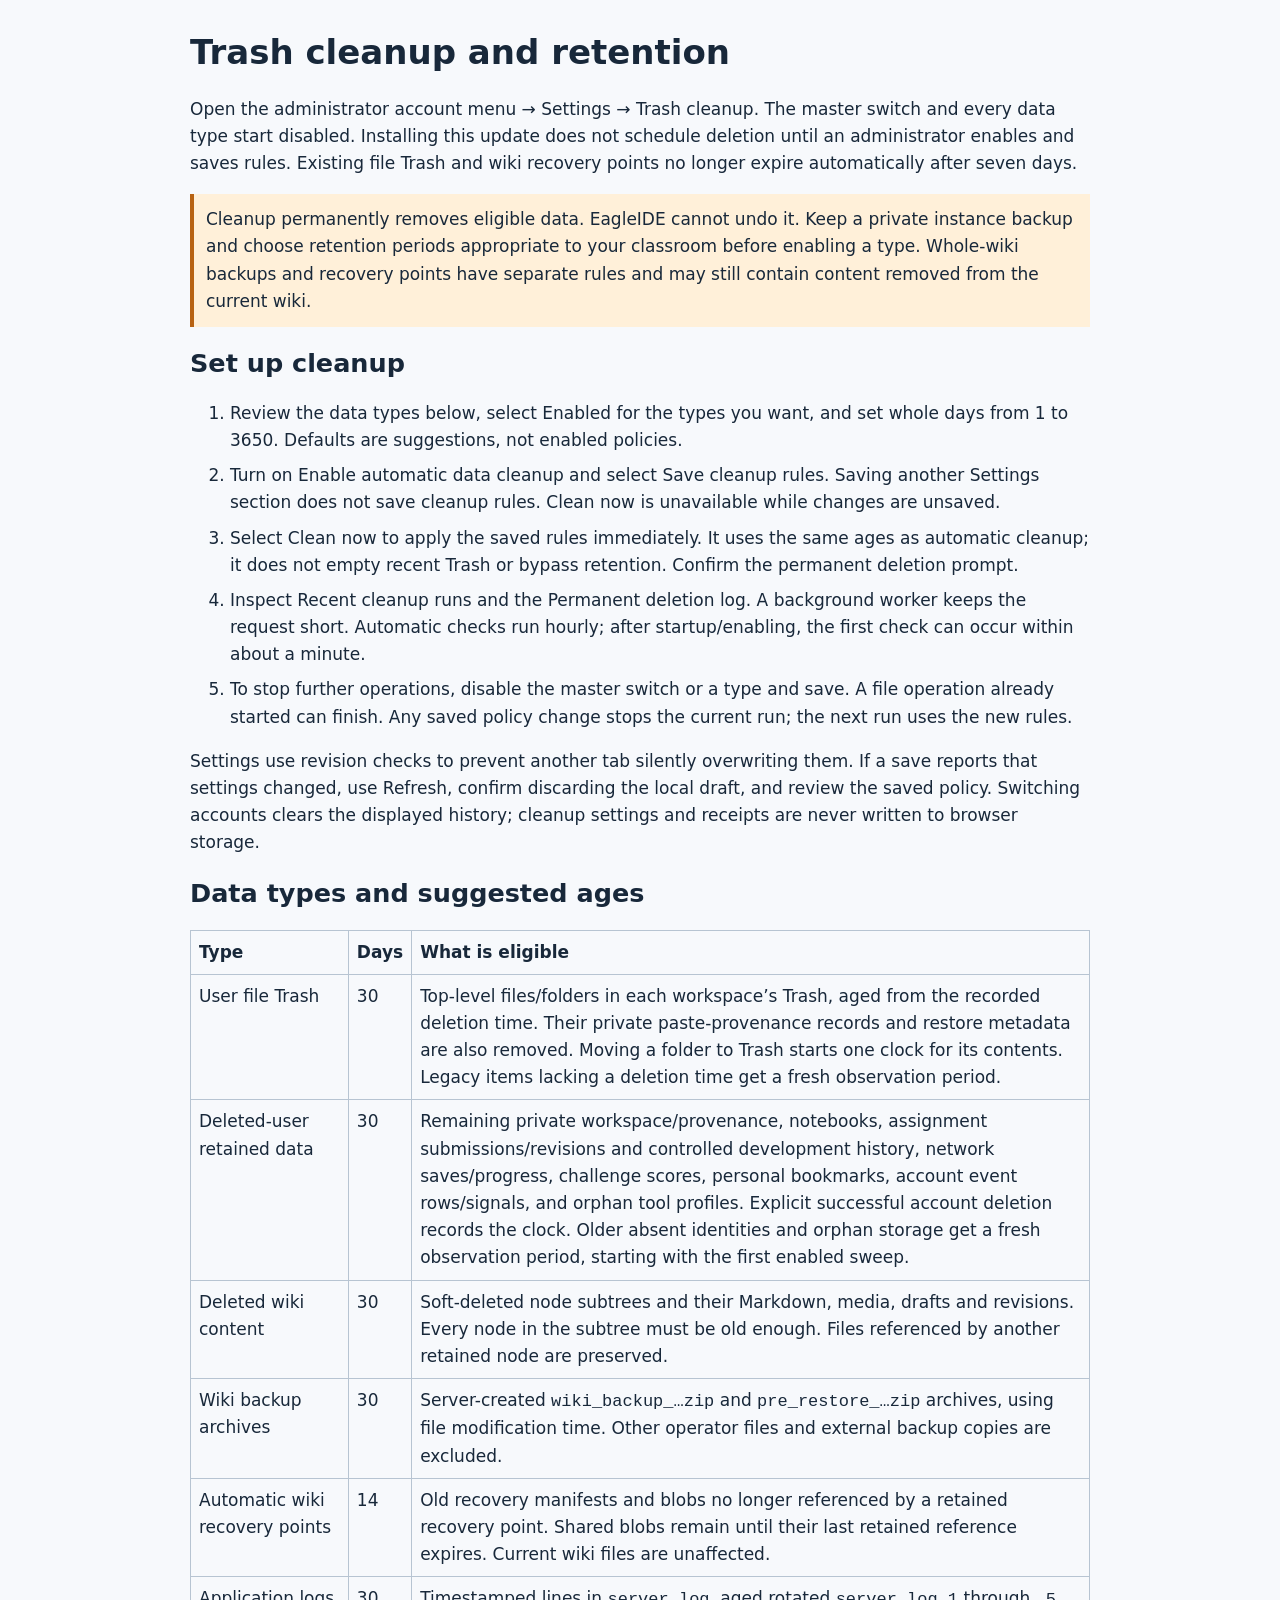
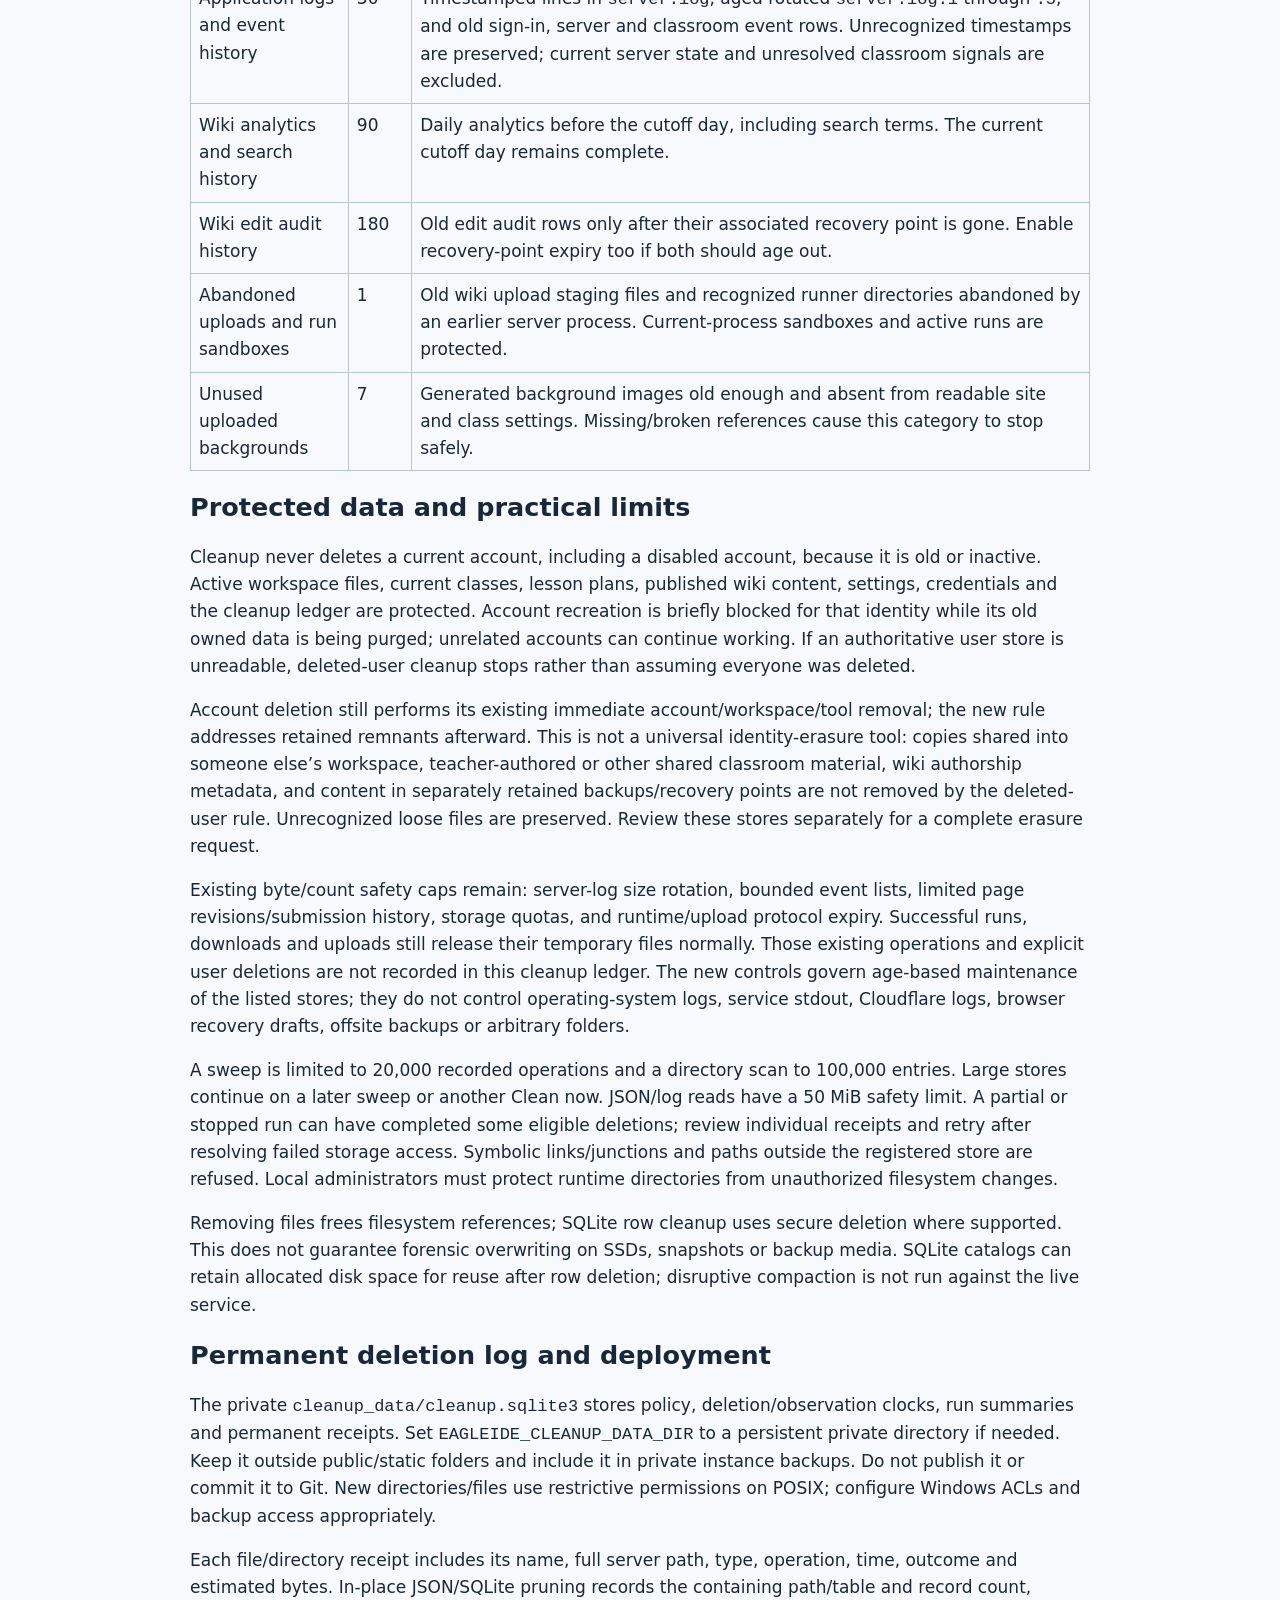
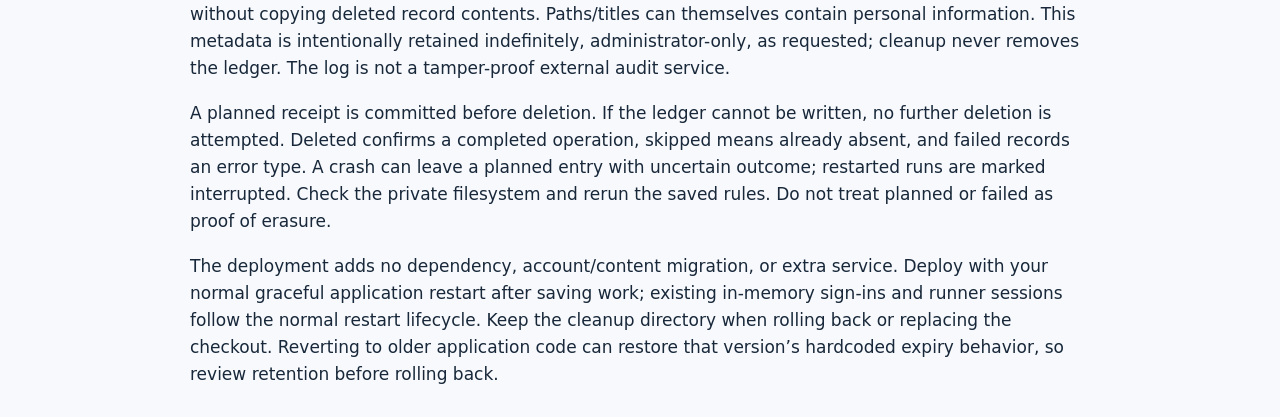
<file: static/docs/data-cleanup.html>
<!doctype html>
<html lang="en"><meta charset="utf-8"><meta name="viewport" content="width=device-width,initial-scale=1">
<title>Trash cleanup and retention — EagleIDE</title>
<style>body{font:17px/1.6 system-ui,sans-serif;max-width:900px;margin:32px auto;padding:0 20px;color:#18283a;background:#f7f9fc}h1,h2{line-height:1.2}code{overflow-wrap:anywhere}a{color:#145ca8}li{margin:8px 0}.table-scroll{overflow:auto}table{border-collapse:collapse;width:100%;min-width:540px}td,th{border:1px solid #b7c4d2;padding:8px;text-align:left;vertical-align:top}aside{border-left:4px solid #b76212;padding:12px;background:#fff0d9}</style>
<h1>Trash cleanup and retention</h1>
<p>Open the administrator account menu → Settings → Trash cleanup. The master switch and every data type start disabled. Installing this update does not schedule deletion until an administrator enables and saves rules. Existing file Trash and wiki recovery points no longer expire automatically after seven days.</p>
<aside>Cleanup permanently removes eligible data. EagleIDE cannot undo it. Keep a private instance backup and choose retention periods appropriate to your classroom before enabling a type. Whole-wiki backups and recovery points have separate rules and may still contain content removed from the current wiki.</aside>
<h2>Set up cleanup</h2>
<ol><li>Review the data types below, select Enabled for the types you want, and set whole days from 1 to 3650. Defaults are suggestions, not enabled policies.</li><li>Turn on Enable automatic data cleanup and select Save cleanup rules. Saving another Settings section does not save cleanup rules. Clean now is unavailable while changes are unsaved.</li><li>Select Clean now to apply the saved rules immediately. It uses the same ages as automatic cleanup; it does not empty recent Trash or bypass retention. Confirm the permanent deletion prompt.</li><li>Inspect Recent cleanup runs and the Permanent deletion log. A background worker keeps the request short. Automatic checks run hourly; after startup/enabling, the first check can occur within about a minute.</li><li>To stop further operations, disable the master switch or a type and save. A file operation already started can finish. Any saved policy change stops the current run; the next run uses the new rules.</li></ol>
<p>Settings use revision checks to prevent another tab silently overwriting them. If a save reports that settings changed, use Refresh, confirm discarding the local draft, and review the saved policy. Switching accounts clears the displayed history; cleanup settings and receipts are never written to browser storage.</p>
<h2>Data types and suggested ages</h2>
<div class="table-scroll"><table><thead><tr><th>Type</th><th>Days</th><th>What is eligible</th></tr></thead><tbody>
<tr><td>User file Trash</td><td>30</td><td>Top-level files/folders in each workspace’s Trash, aged from the recorded deletion time. Their private paste-provenance records and restore metadata are also removed. Moving a folder to Trash starts one clock for its contents. Legacy items lacking a deletion time get a fresh observation period.</td></tr>
<tr><td>Deleted-user retained data</td><td>30</td><td>Remaining private workspace/provenance, notebooks, assignment submissions/revisions and controlled development history, network saves/progress, challenge scores, personal bookmarks, account event rows/signals, and orphan tool profiles. Explicit successful account deletion records the clock. Older absent identities and orphan storage get a fresh observation period, starting with the first enabled sweep.</td></tr>
<tr><td>Deleted wiki content</td><td>30</td><td>Soft-deleted node subtrees and their Markdown, media, drafts and revisions. Every node in the subtree must be old enough. Files referenced by another retained node are preserved.</td></tr>
<tr><td>Wiki backup archives</td><td>30</td><td>Server-created <code>wiki_backup_…zip</code> and <code>pre_restore_…zip</code> archives, using file modification time. Other operator files and external backup copies are excluded.</td></tr>
<tr><td>Automatic wiki recovery points</td><td>14</td><td>Old recovery manifests and blobs no longer referenced by a retained recovery point. Shared blobs remain until their last retained reference expires. Current wiki files are unaffected.</td></tr>
<tr><td>Application logs and event history</td><td>30</td><td>Timestamped lines in <code>server.log</code>, aged rotated <code>server.log.1</code> through <code>.5</code>, and old sign-in, server and classroom event rows. Unrecognized timestamps are preserved; current server state and unresolved classroom signals are excluded.</td></tr>
<tr><td>Wiki analytics and search history</td><td>90</td><td>Daily analytics before the cutoff day, including search terms. The current cutoff day remains complete.</td></tr>
<tr><td>Wiki edit audit history</td><td>180</td><td>Old edit audit rows only after their associated recovery point is gone. Enable recovery-point expiry too if both should age out.</td></tr>
<tr><td>Abandoned uploads and run sandboxes</td><td>1</td><td>Old wiki upload staging files and recognized runner directories abandoned by an earlier server process. Current-process sandboxes and active runs are protected.</td></tr>
<tr><td>Unused uploaded backgrounds</td><td>7</td><td>Generated background images old enough and absent from readable site and class settings. Missing/broken references cause this category to stop safely.</td></tr>
</tbody></table></div>
<h2>Protected data and practical limits</h2>
<p>Cleanup never deletes a current account, including a disabled account, because it is old or inactive. Active workspace files, current classes, lesson plans, published wiki content, settings, credentials and the cleanup ledger are protected. Account recreation is briefly blocked for that identity while its old owned data is being purged; unrelated accounts can continue working. If an authoritative user store is unreadable, deleted-user cleanup stops rather than assuming everyone was deleted.</p>
<p>Account deletion still performs its existing immediate account/workspace/tool removal; the new rule addresses retained remnants afterward. This is not a universal identity-erasure tool: copies shared into someone else’s workspace, teacher-authored or other shared classroom material, wiki authorship metadata, and content in separately retained backups/recovery points are not removed by the deleted-user rule. Unrecognized loose files are preserved. Review these stores separately for a complete erasure request.</p>
<p>Existing byte/count safety caps remain: server-log size rotation, bounded event lists, limited page revisions/submission history, storage quotas, and runtime/upload protocol expiry. Successful runs, downloads and uploads still release their temporary files normally. Those existing operations and explicit user deletions are not recorded in this cleanup ledger. The new controls govern age-based maintenance of the listed stores; they do not control operating-system logs, service stdout, Cloudflare logs, browser recovery drafts, offsite backups or arbitrary folders.</p>
<p>A sweep is limited to 20,000 recorded operations and a directory scan to 100,000 entries. Large stores continue on a later sweep or another Clean now. JSON/log reads have a 50 MiB safety limit. A partial or stopped run can have completed some eligible deletions; review individual receipts and retry after resolving failed storage access. Symbolic links/junctions and paths outside the registered store are refused. Local administrators must protect runtime directories from unauthorized filesystem changes.</p>
<p>Removing files frees filesystem references; SQLite row cleanup uses secure deletion where supported. This does not guarantee forensic overwriting on SSDs, snapshots or backup media. SQLite catalogs can retain allocated disk space for reuse after row deletion; disruptive compaction is not run against the live service.</p>
<h2>Permanent deletion log and deployment</h2>
<p>The private <code>cleanup_data/cleanup.sqlite3</code> stores policy, deletion/observation clocks, run summaries and permanent receipts. Set <code>EAGLEIDE_CLEANUP_DATA_DIR</code> to a persistent private directory if needed. Keep it outside public/static folders and include it in private instance backups. Do not publish it or commit it to Git. New directories/files use restrictive permissions on POSIX; configure Windows ACLs and backup access appropriately.</p>
<p>Each file/directory receipt includes its name, full server path, type, operation, time, outcome and estimated bytes. In-place JSON/SQLite pruning records the containing path/table and record count, without copying deleted record contents. Paths/titles can themselves contain personal information. This metadata is intentionally retained indefinitely, administrator-only, as requested; cleanup never removes the ledger. The log is not a tamper-proof external audit service.</p>
<p>A planned receipt is committed before deletion. If the ledger cannot be written, no further deletion is attempted. Deleted confirms a completed operation, skipped means already absent, and failed records an error type. A crash can leave a planned entry with uncertain outcome; restarted runs are marked interrupted. Check the private filesystem and rerun the saved rules. Do not treat planned or failed as proof of erasure.</p>
<p>The deployment adds no dependency, account/content migration, or extra service. Deploy with your normal graceful application restart after saving work; existing in-memory sign-ins and runner sessions follow the normal restart lifecycle. Keep the cleanup directory when rolling back or replacing the checkout. Reverting to older application code can restore that version’s hardcoded expiry behavior, so review retention before rolling back.</p>
</html>
</file>
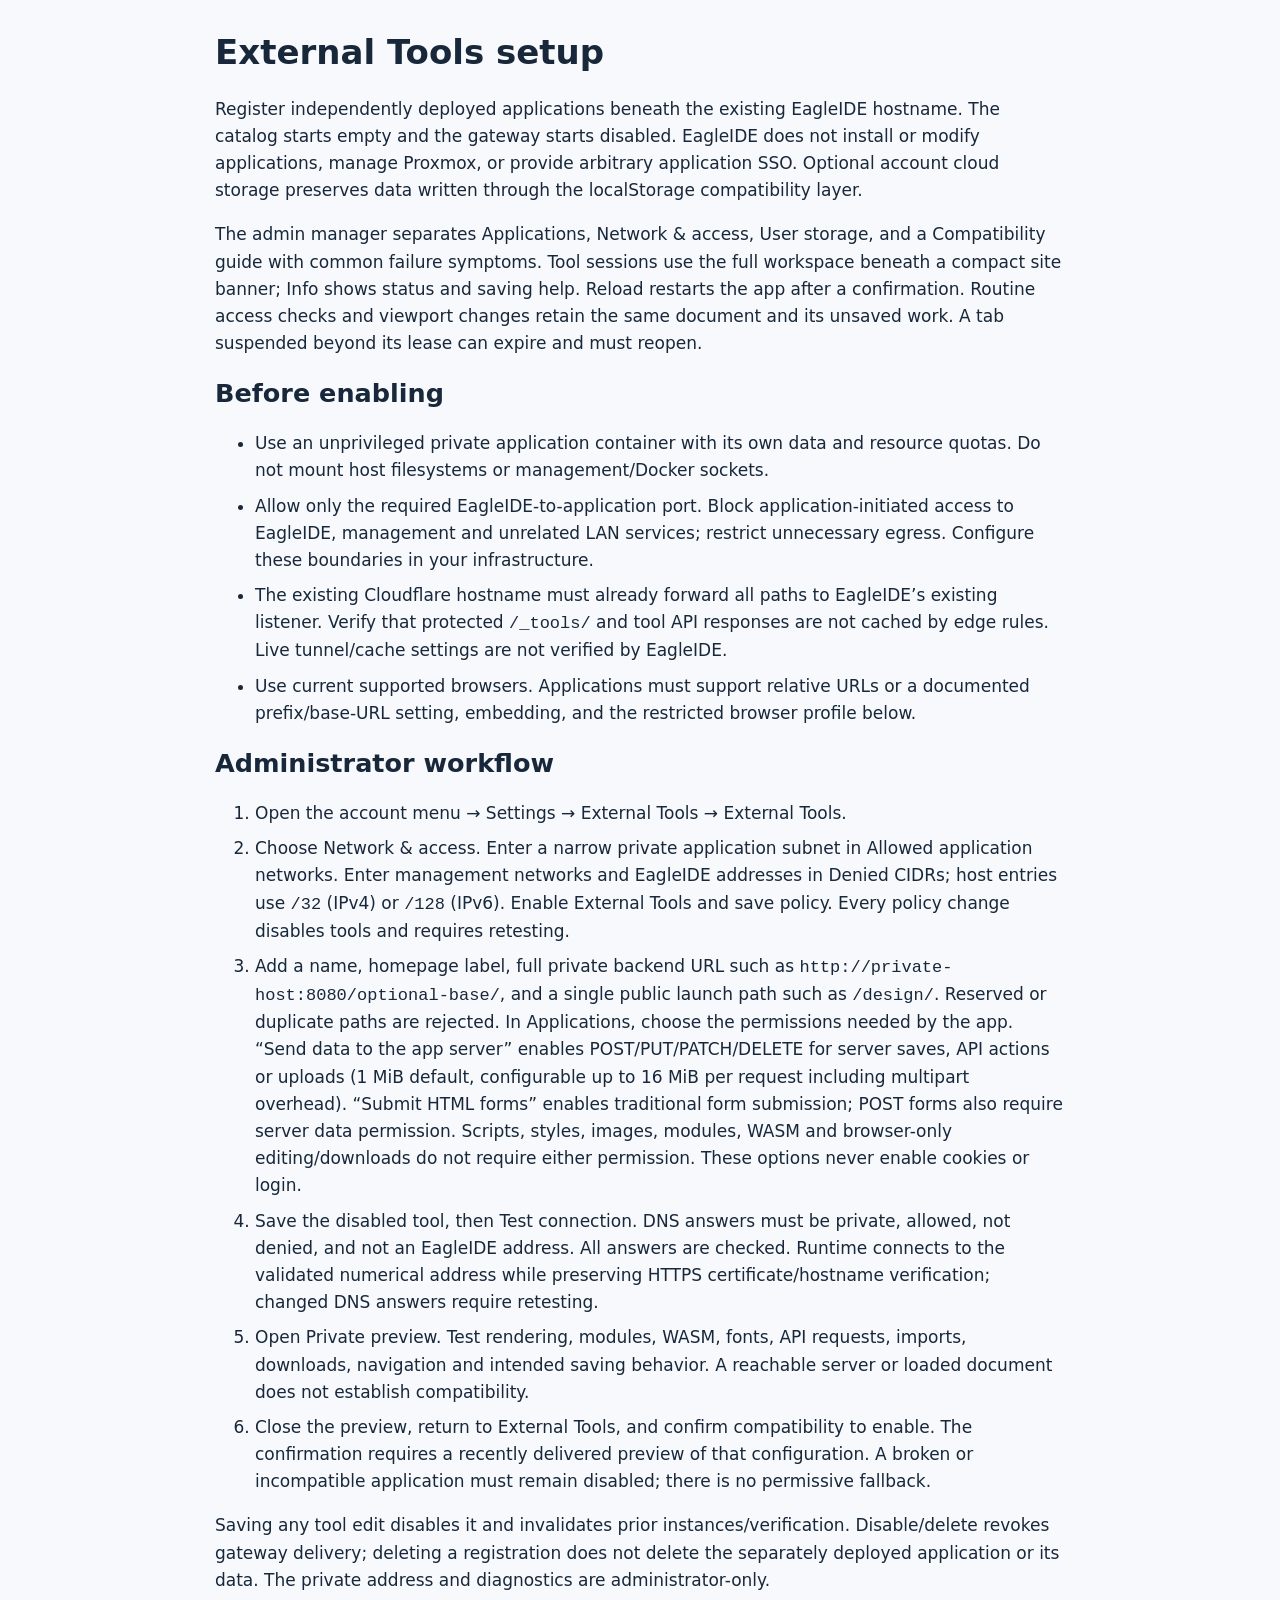
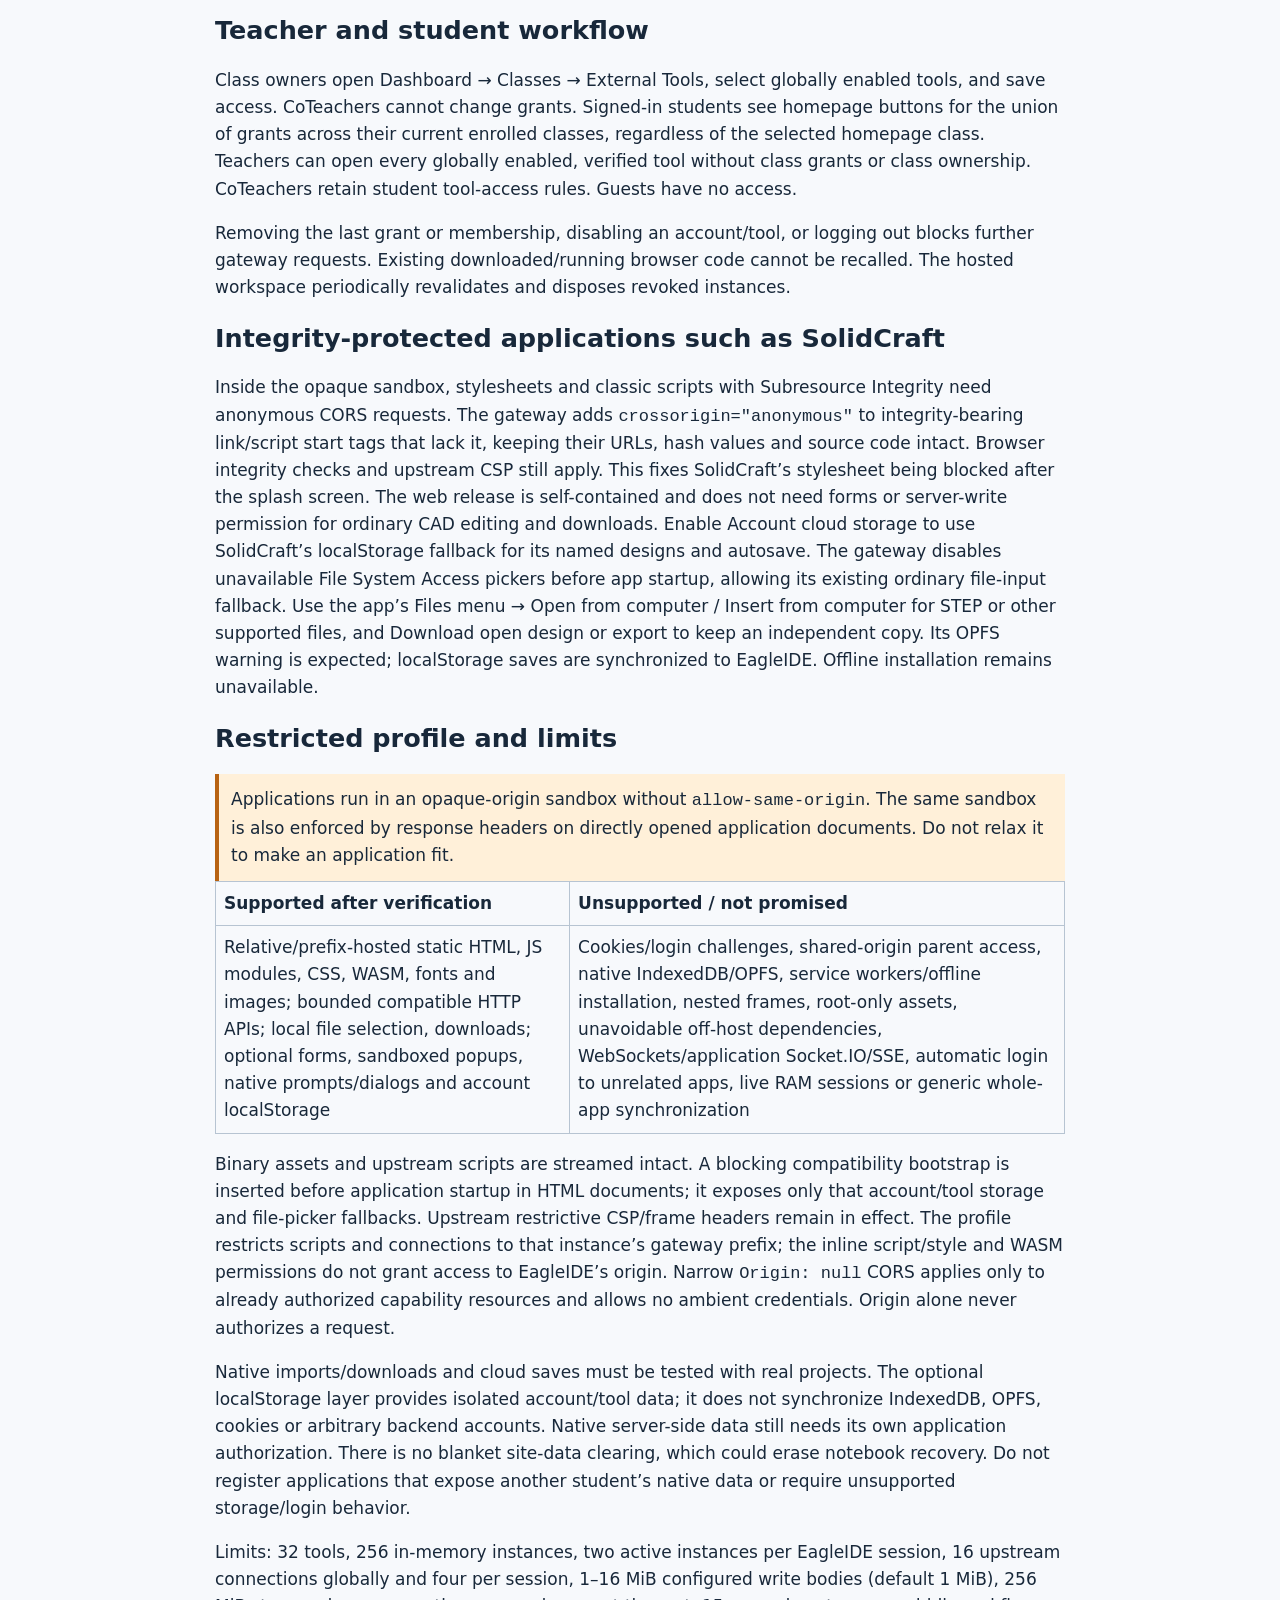
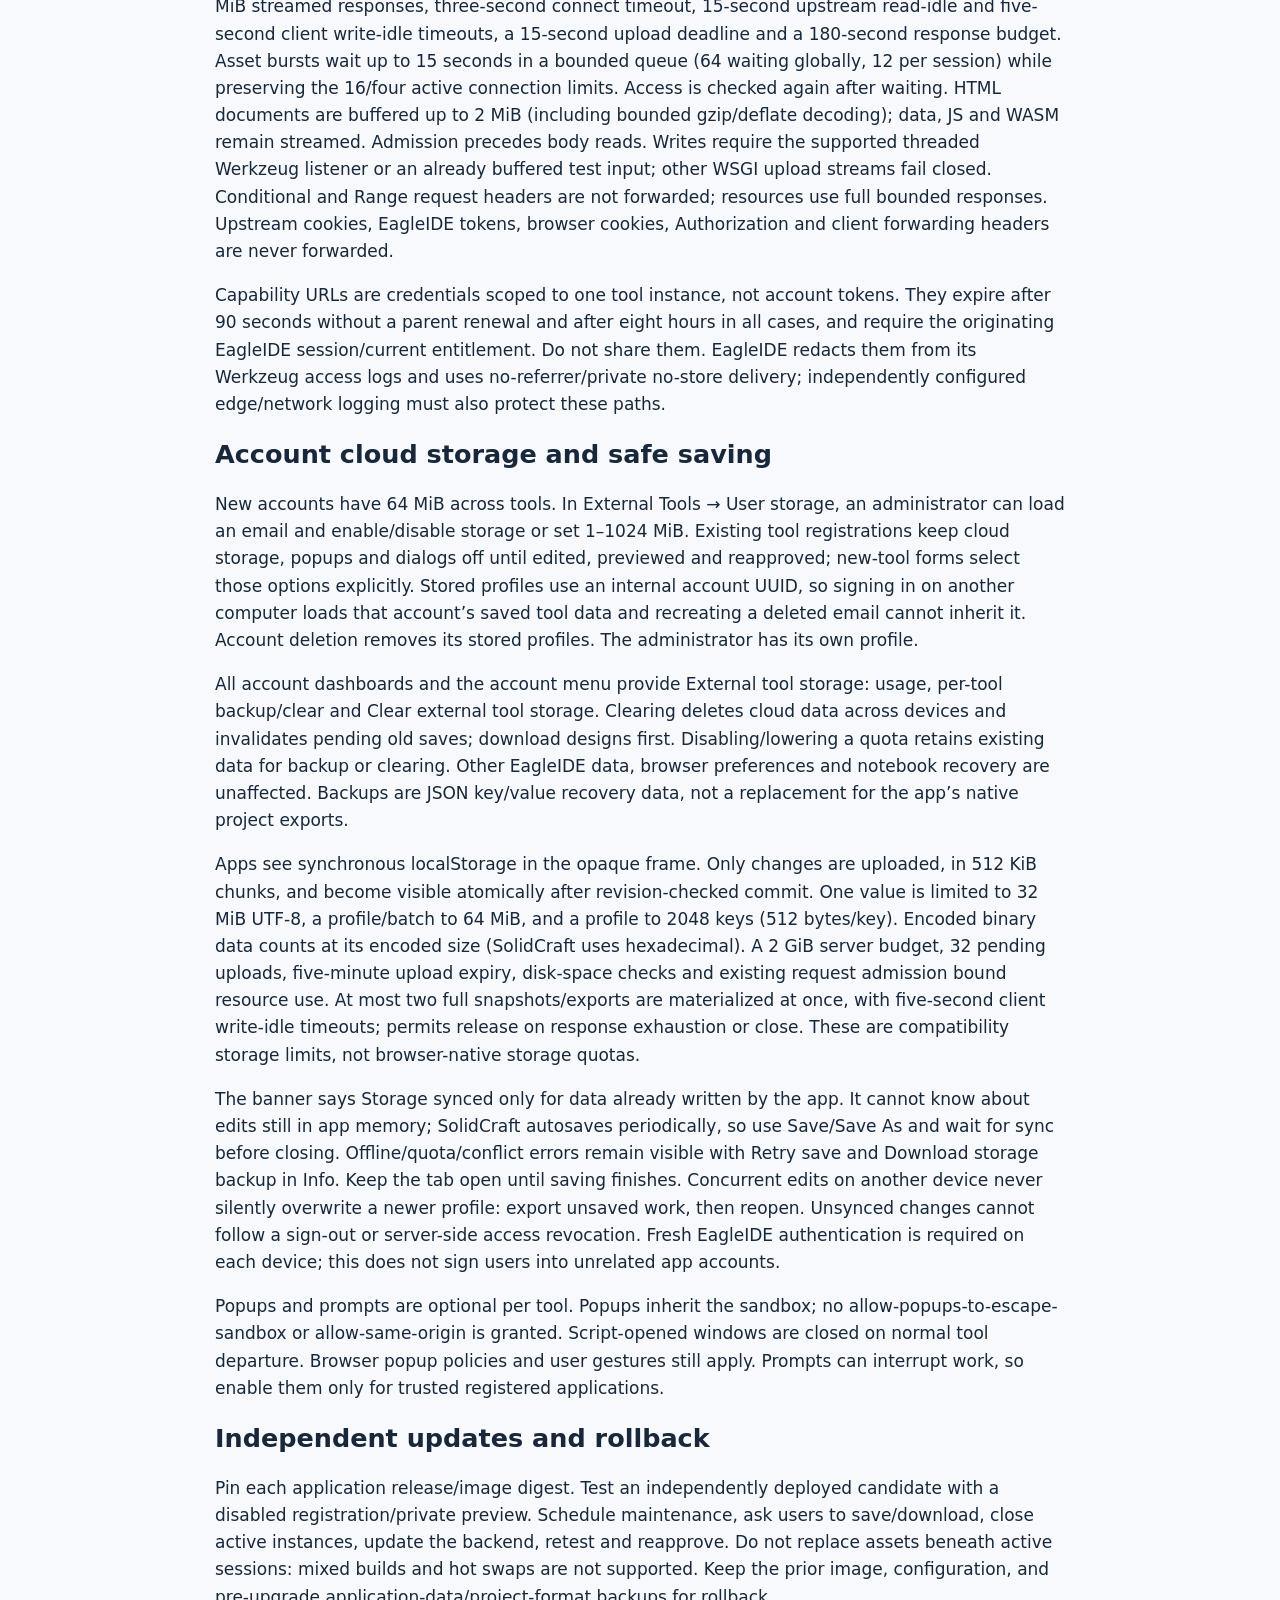
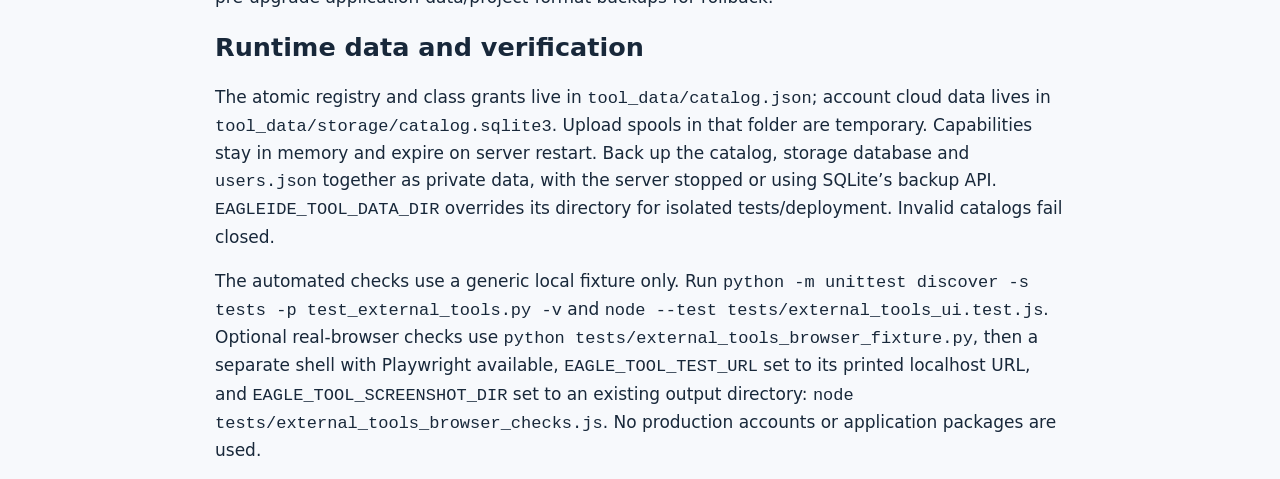
<file: static/docs/external-tools.html>
<!doctype html>
<html lang="en"><meta charset="utf-8"><meta name="viewport" content="width=device-width,initial-scale=1">
<title>External Tools setup — EagleIDE</title>
<style>body{font:17px/1.6 system-ui,sans-serif;max-width:850px;margin:32px auto;padding:0 20px;color:#18283a;background:#f7f9fc}h1,h2{line-height:1.2}code{overflow-wrap:anywhere}a{color:#145ca8}li{margin:8px 0}aside{border-left:4px solid #b76212;padding:12px;background:#fff0d9}table{border-collapse:collapse;width:100%}td,th{border:1px solid #b7c4d2;padding:8px;text-align:left}</style>
<h1>External Tools setup</h1>
<p>Register independently deployed applications beneath the existing EagleIDE hostname. The catalog starts empty and the gateway starts disabled. EagleIDE does not install or modify applications, manage Proxmox, or provide arbitrary application SSO. Optional account cloud storage preserves data written through the localStorage compatibility layer.</p>
<p>The admin manager separates Applications, Network &amp; access, User storage, and a Compatibility guide with common failure symptoms. Tool sessions use the full workspace beneath a compact site banner; Info shows status and saving help. Reload restarts the app after a confirmation. Routine access checks and viewport changes retain the same document and its unsaved work. A tab suspended beyond its lease can expire and must reopen.</p>
<h2>Before enabling</h2>
<ul><li>Use an unprivileged private application container with its own data and resource quotas. Do not mount host filesystems or management/Docker sockets.</li><li>Allow only the required EagleIDE-to-application port. Block application-initiated access to EagleIDE, management and unrelated LAN services; restrict unnecessary egress. Configure these boundaries in your infrastructure.</li><li>The existing Cloudflare hostname must already forward all paths to EagleIDE’s existing listener. Verify that protected <code>/_tools/</code> and tool API responses are not cached by edge rules. Live tunnel/cache settings are not verified by EagleIDE.</li><li>Use current supported browsers. Applications must support relative URLs or a documented prefix/base-URL setting, embedding, and the restricted browser profile below.</li></ul>
<h2>Administrator workflow</h2>
<ol><li>Open the account menu → Settings → External Tools → External Tools.</li><li>Choose Network &amp; access. Enter a narrow private application subnet in Allowed application networks. Enter management networks and EagleIDE addresses in Denied CIDRs; host entries use <code>/32</code> (IPv4) or <code>/128</code> (IPv6). Enable External Tools and save policy. Every policy change disables tools and requires retesting.</li><li>Add a name, homepage label, full private backend URL such as <code>http://private-host:8080/optional-base/</code>, and a single public launch path such as <code>/design/</code>. Reserved or duplicate paths are rejected. In Applications, choose the permissions needed by the app. “Send data to the app server” enables POST/PUT/PATCH/DELETE for server saves, API actions or uploads (1 MiB default, configurable up to 16 MiB per request including multipart overhead). “Submit HTML forms” enables traditional form submission; POST forms also require server data permission. Scripts, styles, images, modules, WASM and browser-only editing/downloads do not require either permission. These options never enable cookies or login.</li><li>Save the disabled tool, then Test connection. DNS answers must be private, allowed, not denied, and not an EagleIDE address. All answers are checked. Runtime connects to the validated numerical address while preserving HTTPS certificate/hostname verification; changed DNS answers require retesting.</li><li>Open Private preview. Test rendering, modules, WASM, fonts, API requests, imports, downloads, navigation and intended saving behavior. A reachable server or loaded document does not establish compatibility.</li><li>Close the preview, return to External Tools, and confirm compatibility to enable. The confirmation requires a recently delivered preview of that configuration. A broken or incompatible application must remain disabled; there is no permissive fallback.</li></ol>
<p>Saving any tool edit disables it and invalidates prior instances/verification. Disable/delete revokes gateway delivery; deleting a registration does not delete the separately deployed application or its data. The private address and diagnostics are administrator-only.</p>
<h2>Teacher and student workflow</h2>
<p>Class owners open Dashboard → Classes → External Tools, select globally enabled tools, and save access. CoTeachers cannot change grants. Signed-in students see homepage buttons for the union of grants across their current enrolled classes, regardless of the selected homepage class. Teachers can open every globally enabled, verified tool without class grants or class ownership. CoTeachers retain student tool-access rules. Guests have no access.</p>
<p>Removing the last grant or membership, disabling an account/tool, or logging out blocks further gateway requests. Existing downloaded/running browser code cannot be recalled. The hosted workspace periodically revalidates and disposes revoked instances.</p>
<h2>Integrity-protected applications such as SolidCraft</h2>
<p>Inside the opaque sandbox, stylesheets and classic scripts with Subresource Integrity need anonymous CORS requests. The gateway adds <code>crossorigin="anonymous"</code> to integrity-bearing link/script start tags that lack it, keeping their URLs, hash values and source code intact. Browser integrity checks and upstream CSP still apply. This fixes SolidCraft’s stylesheet being blocked after the splash screen. The web release is self-contained and does not need forms or server-write permission for ordinary CAD editing and downloads. Enable Account cloud storage to use SolidCraft’s localStorage fallback for its named designs and autosave. The gateway disables unavailable File System Access pickers before app startup, allowing its existing ordinary file-input fallback. Use the app’s Files menu → Open from computer / Insert from computer for STEP or other supported files, and Download open design or export to keep an independent copy. Its OPFS warning is expected; localStorage saves are synchronized to EagleIDE. Offline installation remains unavailable.</p>
<h2>Restricted profile and limits</h2>
<aside>Applications run in an opaque-origin sandbox without <code>allow-same-origin</code>. The same sandbox is also enforced by response headers on directly opened application documents. Do not relax it to make an application fit.</aside>
<table><tr><th>Supported after verification</th><th>Unsupported / not promised</th></tr><tr><td>Relative/prefix-hosted static HTML, JS modules, CSS, WASM, fonts and images; bounded compatible HTTP APIs; local file selection, downloads; optional forms, sandboxed popups, native prompts/dialogs and account localStorage</td><td>Cookies/login challenges, shared-origin parent access, native IndexedDB/OPFS, service workers/offline installation, nested frames, root-only assets, unavoidable off-host dependencies, WebSockets/application Socket.IO/SSE, automatic login to unrelated apps, live RAM sessions or generic whole-app synchronization</td></tr></table>
<p>Binary assets and upstream scripts are streamed intact. A blocking compatibility bootstrap is inserted before application startup in HTML documents; it exposes only that account/tool storage and file-picker fallbacks. Upstream restrictive CSP/frame headers remain in effect. The profile restricts scripts and connections to that instance’s gateway prefix; the inline script/style and WASM permissions do not grant access to EagleIDE’s origin. Narrow <code>Origin: null</code> CORS applies only to already authorized capability resources and allows no ambient credentials. Origin alone never authorizes a request.</p>
<p>Native imports/downloads and cloud saves must be tested with real projects. The optional localStorage layer provides isolated account/tool data; it does not synchronize IndexedDB, OPFS, cookies or arbitrary backend accounts. Native server-side data still needs its own application authorization. There is no blanket site-data clearing, which could erase notebook recovery. Do not register applications that expose another student’s native data or require unsupported storage/login behavior.</p>
<p>Limits: 32 tools, 256 in-memory instances, two active instances per EagleIDE session, 16 upstream connections globally and four per session, 1–16 MiB configured write bodies (default 1 MiB), 256 MiB streamed responses, three-second connect timeout, 15-second upstream read-idle and five-second client write-idle timeouts, a 15-second upload deadline and a 180-second response budget. Asset bursts wait up to 15 seconds in a bounded queue (64 waiting globally, 12 per session) while preserving the 16/four active connection limits. Access is checked again after waiting. HTML documents are buffered up to 2 MiB (including bounded gzip/deflate decoding); data, JS and WASM remain streamed. Admission precedes body reads. Writes require the supported threaded Werkzeug listener or an already buffered test input; other WSGI upload streams fail closed. Conditional and Range request headers are not forwarded; resources use full bounded responses. Upstream cookies, EagleIDE tokens, browser cookies, Authorization and client forwarding headers are never forwarded.</p>
<p>Capability URLs are credentials scoped to one tool instance, not account tokens. They expire after 90 seconds without a parent renewal and after eight hours in all cases, and require the originating EagleIDE session/current entitlement. Do not share them. EagleIDE redacts them from its Werkzeug access logs and uses no-referrer/private no-store delivery; independently configured edge/network logging must also protect these paths.</p>
<h2>Account cloud storage and safe saving</h2>
<p>New accounts have 64 MiB across tools. In External Tools → User storage, an administrator can load an email and enable/disable storage or set 1–1024 MiB. Existing tool registrations keep cloud storage, popups and dialogs off until edited, previewed and reapproved; new-tool forms select those options explicitly. Stored profiles use an internal account UUID, so signing in on another computer loads that account’s saved tool data and recreating a deleted email cannot inherit it. Account deletion removes its stored profiles. The administrator has its own profile.</p>
<p>All account dashboards and the account menu provide External tool storage: usage, per-tool backup/clear and Clear external tool storage. Clearing deletes cloud data across devices and invalidates pending old saves; download designs first. Disabling/lowering a quota retains existing data for backup or clearing. Other EagleIDE data, browser preferences and notebook recovery are unaffected. Backups are JSON key/value recovery data, not a replacement for the app’s native project exports.</p>
<p>Apps see synchronous localStorage in the opaque frame. Only changes are uploaded, in 512 KiB chunks, and become visible atomically after revision-checked commit. One value is limited to 32 MiB UTF-8, a profile/batch to 64 MiB, and a profile to 2048 keys (512 bytes/key). Encoded binary data counts at its encoded size (SolidCraft uses hexadecimal). A 2 GiB server budget, 32 pending uploads, five-minute upload expiry, disk-space checks and existing request admission bound resource use. At most two full snapshots/exports are materialized at once, with five-second client write-idle timeouts; permits release on response exhaustion or close. These are compatibility storage limits, not browser-native storage quotas.</p>
<p>The banner says Storage synced only for data already written by the app. It cannot know about edits still in app memory; SolidCraft autosaves periodically, so use Save/Save As and wait for sync before closing. Offline/quota/conflict errors remain visible with Retry save and Download storage backup in Info. Keep the tab open until saving finishes. Concurrent edits on another device never silently overwrite a newer profile: export unsaved work, then reopen. Unsynced changes cannot follow a sign-out or server-side access revocation. Fresh EagleIDE authentication is required on each device; this does not sign users into unrelated app accounts.</p>
<p>Popups and prompts are optional per tool. Popups inherit the sandbox; no allow-popups-to-escape-sandbox or allow-same-origin is granted. Script-opened windows are closed on normal tool departure. Browser popup policies and user gestures still apply. Prompts can interrupt work, so enable them only for trusted registered applications.</p>
<h2>Independent updates and rollback</h2>
<p>Pin each application release/image digest. Test an independently deployed candidate with a disabled registration/private preview. Schedule maintenance, ask users to save/download, close active instances, update the backend, retest and reapprove. Do not replace assets beneath active sessions: mixed builds and hot swaps are not supported. Keep the prior image, configuration, and pre-upgrade application-data/project-format backups for rollback.</p>
<h2>Runtime data and verification</h2>
<p>The atomic registry and class grants live in <code>tool_data/catalog.json</code>; account cloud data lives in <code>tool_data/storage/catalog.sqlite3</code>. Upload spools in that folder are temporary. Capabilities stay in memory and expire on server restart. Back up the catalog, storage database and <code>users.json</code> together as private data, with the server stopped or using SQLite’s backup API. <code>EAGLEIDE_TOOL_DATA_DIR</code> overrides its directory for isolated tests/deployment. Invalid catalogs fail closed.</p>
<p>The automated checks use a generic local fixture only. Run <code>python -m unittest discover -s tests -p test_external_tools.py -v</code> and <code>node --test tests/external_tools_ui.test.js</code>. Optional real-browser checks use <code>python tests/external_tools_browser_fixture.py</code>, then a separate shell with Playwright available, <code>EAGLE_TOOL_TEST_URL</code> set to its printed localhost URL, and <code>EAGLE_TOOL_SCREENSHOT_DIR</code> set to an existing output directory: <code>node tests/external_tools_browser_checks.js</code>. No production accounts or application packages are used.</p>
</html>
</file>
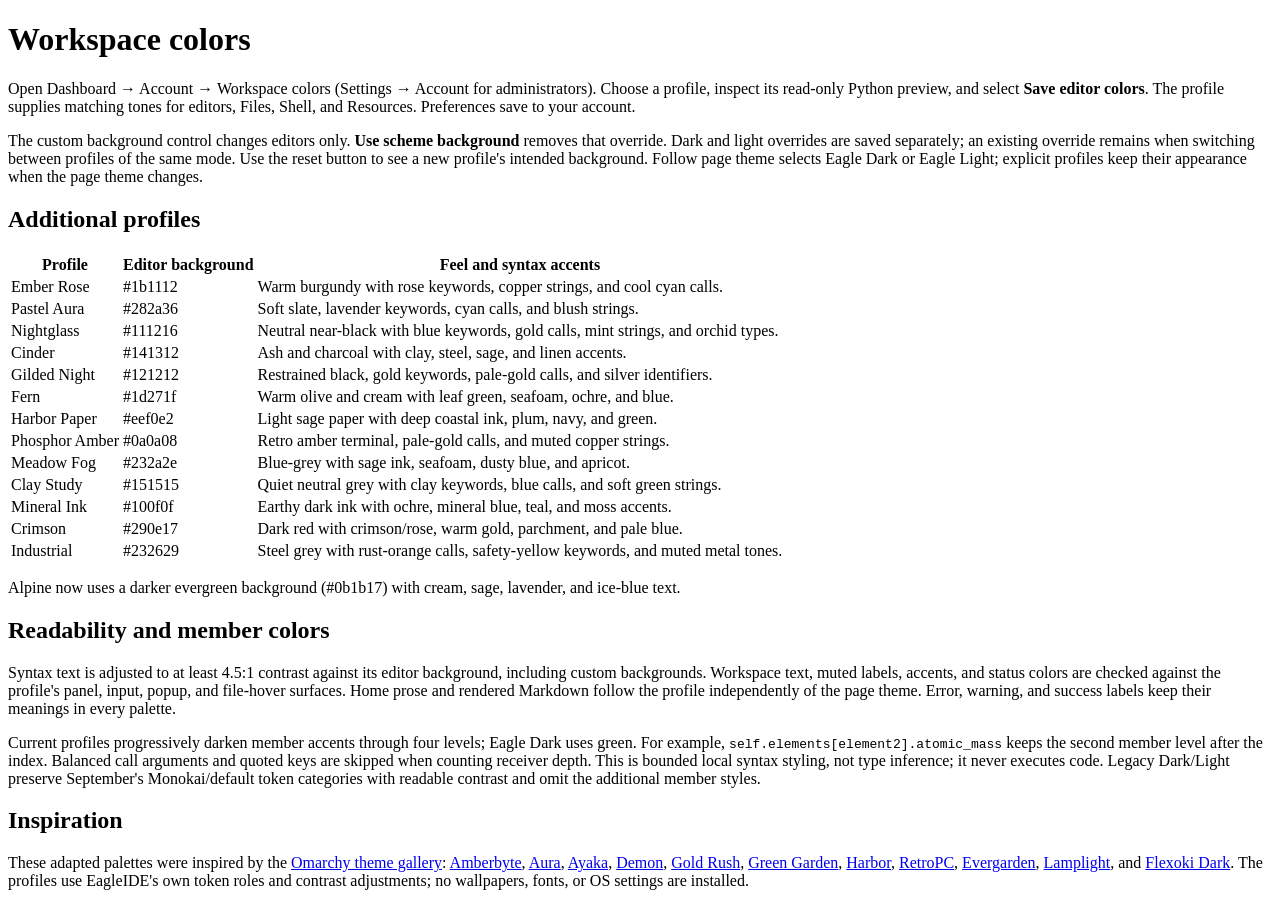
<file: static/docs/workspace-colors.html>
<!doctype html>
<html lang="en">
<meta charset="utf-8">
<meta name="viewport" content="width=device-width, initial-scale=1">
<title>EagleIDE workspace colors</title>
<body>
<h1>Workspace colors</h1>
<p>Open Dashboard → Account → Workspace colors (Settings → Account for administrators).
Choose a profile, inspect its read-only Python preview, and select <strong>Save editor colors</strong>.
The profile supplies matching tones for editors, Files, Shell, and Resources. Preferences save to your account.</p>
<p>The custom background control changes editors only. <strong>Use scheme background</strong> removes that override.
Dark and light overrides are saved separately; an existing override remains when switching between profiles of the same mode.
Use the reset button to see a new profile's intended background. Follow page theme selects Eagle Dark or Eagle Light;
explicit profiles keep their appearance when the page theme changes.</p>
<h2>Additional profiles</h2>
<table>
<thead><tr><th>Profile</th><th>Editor background</th><th>Feel and syntax accents</th></tr></thead>
<tbody>
<tr><td>Ember Rose</td><td>#1b1112</td><td>Warm burgundy with rose keywords, copper strings, and cool cyan calls.</td></tr>
<tr><td>Pastel Aura</td><td>#282a36</td><td>Soft slate, lavender keywords, cyan calls, and blush strings.</td></tr>
<tr><td>Nightglass</td><td>#111216</td><td>Neutral near-black with blue keywords, gold calls, mint strings, and orchid types.</td></tr>
<tr><td>Cinder</td><td>#141312</td><td>Ash and charcoal with clay, steel, sage, and linen accents.</td></tr>
<tr><td>Gilded Night</td><td>#121212</td><td>Restrained black, gold keywords, pale-gold calls, and silver identifiers.</td></tr>
<tr><td>Fern</td><td>#1d271f</td><td>Warm olive and cream with leaf green, seafoam, ochre, and blue.</td></tr>
<tr><td>Harbor Paper</td><td>#eef0e2</td><td>Light sage paper with deep coastal ink, plum, navy, and green.</td></tr>
<tr><td>Phosphor Amber</td><td>#0a0a08</td><td>Retro amber terminal, pale-gold calls, and muted copper strings.</td></tr>
<tr><td>Meadow Fog</td><td>#232a2e</td><td>Blue-grey with sage ink, seafoam, dusty blue, and apricot.</td></tr>
<tr><td>Clay Study</td><td>#151515</td><td>Quiet neutral grey with clay keywords, blue calls, and soft green strings.</td></tr>
<tr><td>Mineral Ink</td><td>#100f0f</td><td>Earthy dark ink with ochre, mineral blue, teal, and moss accents.</td></tr>
<tr><td>Crimson</td><td>#290e17</td><td>Dark red with crimson/rose, warm gold, parchment, and pale blue.</td></tr>
<tr><td>Industrial</td><td>#232629</td><td>Steel grey with rust-orange calls, safety-yellow keywords, and muted metal tones.</td></tr>
</tbody></table>
<p>Alpine now uses a darker evergreen background (#0b1b17) with cream, sage, lavender, and ice-blue text.</p>
<h2>Readability and member colors</h2>
<p>Syntax text is adjusted to at least 4.5:1 contrast against its editor background, including custom backgrounds.
Workspace text, muted labels, accents, and status colors are checked against the profile's panel, input,
popup, and file-hover surfaces. Home prose and rendered Markdown follow the profile independently of the page theme.
Error, warning, and success labels keep their meanings in every palette.</p>
<p>Current profiles progressively darken member accents through four levels; Eagle Dark uses green.
For example, <code>self.elements[element2].atomic_mass</code> keeps the second member level after the index.
Balanced call arguments and quoted keys are skipped when counting receiver depth. This is bounded local
syntax styling, not type inference; it never executes code. Legacy Dark/Light preserve September's
Monokai/default token categories with readable contrast and omit the additional member styles.</p>
<h2>Inspiration</h2>
<p>These adapted palettes were inspired by the <a href="https://omarchy.us/themes/">Omarchy theme gallery</a>:
<a href="https://github.com/tahfizhabib/omarchy-amberbyte-theme">Amberbyte</a>,
<a href="https://github.com/bjarneo/omarchy-aura-theme">Aura</a>,
<a href="https://github.com/abhijeet-swami/omarchy-ayaka-theme">Ayaka</a>,
<a href="https://github.com/HANCORE-linux/omarchy-demon-theme">Demon</a>,
<a href="https://github.com/tahayvr/omarchy-gold-rush-theme">Gold Rush</a>,
<a href="https://github.com/kalk-ak/omarchy-green-garden-theme">Green Garden</a>,
<a href="https://github.com/HANCORE-linux/omarchy-harbor-theme">Harbor</a>,
<a href="https://github.com/rondilley/omarchy-retropc-theme">RetroPC</a>,
<a href="https://github.com/celsobenedetti/omarchy-evergarden">Evergarden</a>,
<a href="https://github.com/thisisgm/omarchy-lamplight-theme">Lamplight</a>, and
<a href="https://github.com/euandeas/omarchy-flexoki-dark-theme">Flexoki Dark</a>.
The profiles use EagleIDE's own token roles and contrast adjustments; no wallpapers, fonts, or OS settings are installed.</p>
</body>
</html>
</file>
